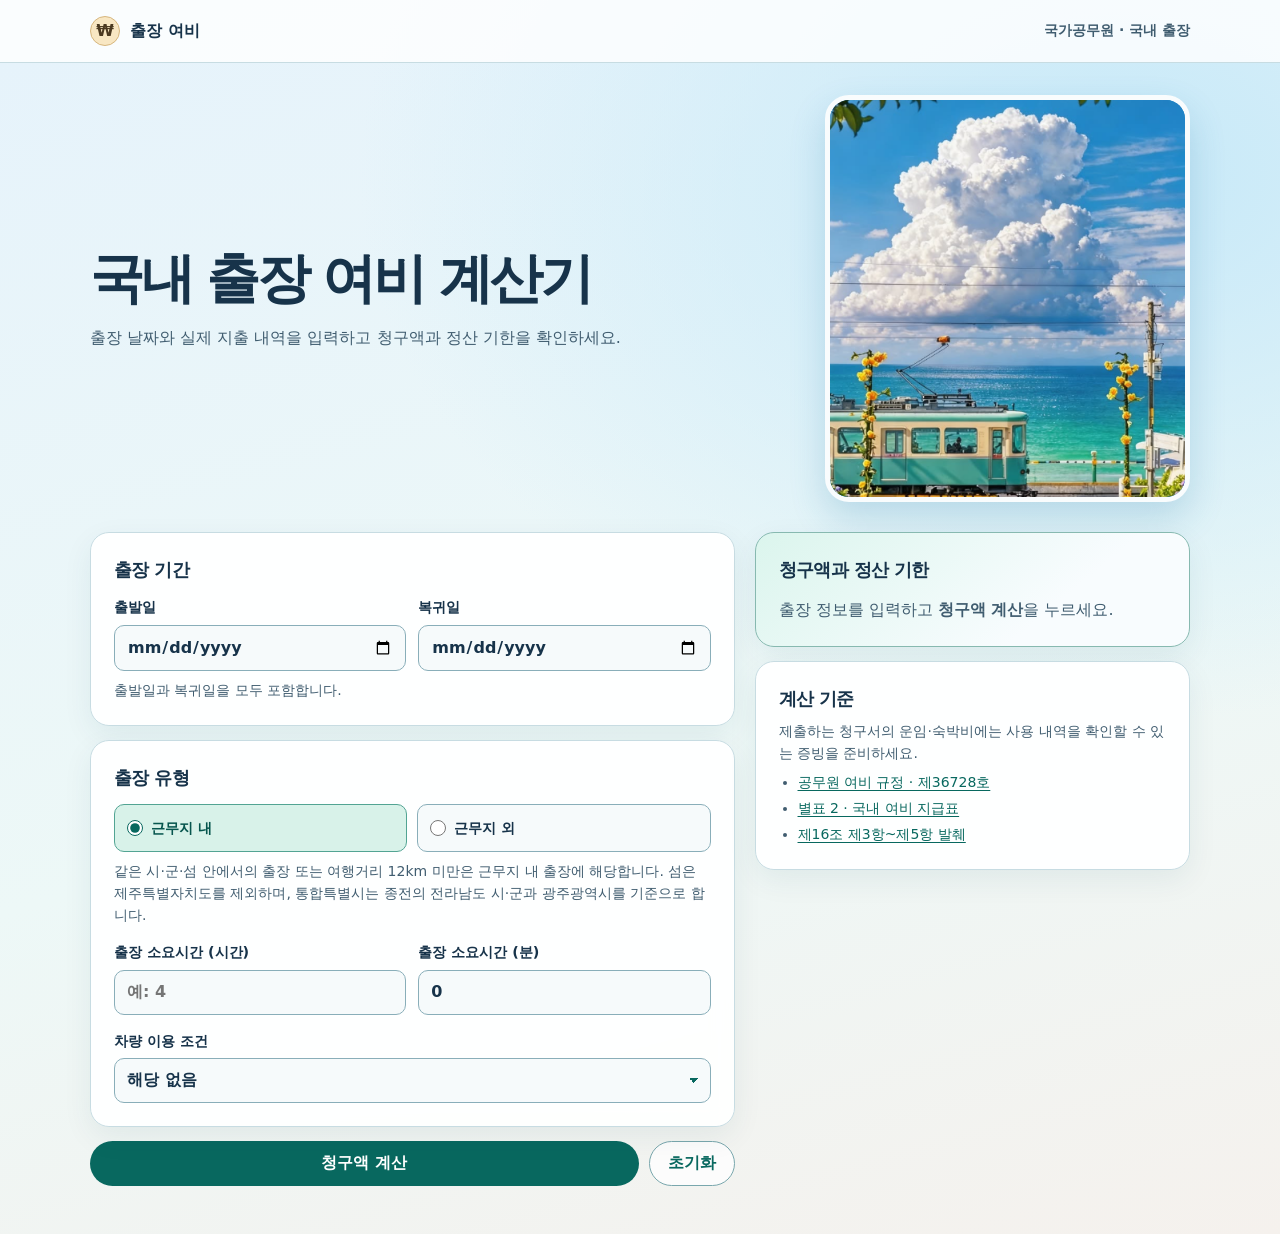
<file: index.html>
<!doctype html>
<html lang="ko">
<head>
  <meta charset="utf-8">
  <meta name="viewport" content="width=device-width, initial-scale=1">
  <title>국내 출장 여비 계산기</title>
  <link rel="stylesheet" href="style.css">
  <script defer src="calculator.js"></script>
  <script defer src="vendor/jszip.min.js"></script>
  <script defer src="excel-export.js"></script>
  <script defer src="app.js"></script>
</head>
<body>
  <header class="masthead">
    <div class="shell masthead-inner"><span class="mark" aria-hidden="true">₩</span><span>출장 여비</span><span class="edition">국가공무원 · 국내 출장</span></div>
  </header>
  <main class="shell">
    <div class="intro">
      <div class="intro-copy">
        <h1>국내 출장 여비 계산기</h1>
        <p>출장 날짜와 실제 지출 내역을 입력하고 청구액과 정산 기한을 확인하세요.</p>
      </div>
      <div class="coastal-scene" aria-hidden="true">
        <img src="assets/coastal-tram.png" width="475" height="712" alt="">
      </div>
    </div>
    <div class="workspace">
      <form id="trip-form" aria-label="출장 정보">
        <section class="card">
          <h2>출장 기간</h2>
          <div class="grid">
            <label>출발일<input id="departure" type="date" required></label>
            <label>복귀일<input id="return-date" type="date" required></label>
          </div>
          <p class="hint" id="date-hint" aria-live="polite">출발일과 복귀일을 모두 포함합니다.</p>
        </section>
        <section class="card">
          <fieldset>
            <legend>출장 유형</legend>
            <div class="types">
              <label><input type="radio" name="trip-type" value="local" checked><span>근무지 내</span></label>
              <label><input type="radio" name="trip-type" value="away"><span>근무지 외</span></label>
            </div>
          </fieldset>
          <p class="hint">같은 시·군·섬 안에서의 출장 또는 여행거리 12km 미만은 근무지 내 출장에 해당합니다. 섬은 제주특별자치도를 제외하며, 통합특별시는 종전의 전라남도 시·군과 광주광역시를 기준으로 합니다.</p>
          <fieldset id="local-fields" class="spaced">
            <div class="grid">
              <label>출장 소요시간 (시간)<input id="hours" type="number" min="0" step="1" placeholder="예: 4" required></label>
              <label>출장 소요시간 (분)<input id="minutes" type="number" min="0" max="59" step="1" value="0" required></label>
            </div>
            <label class="spaced">차량 이용 조건
              <select id="vehicle">
                <option value="none">해당 없음</option>
                <option value="official">공무용 차량 이용 등 1만 원 감액 대상</option>
                <option value="assigned">전용차량 배정자</option>
              </select>
            </label>
          </fieldset>
        </section>
        <fieldset id="away-fields" hidden disabled>
          <section class="card">
            <h2>운임</h2>
            <label>여비 지급 구분
              <select id="grade" required>
                <option value="">소속 기관에서 확인한 지급 구분 선택</option>
                <option value="1">제1호</option>
                <option value="2">제2호</option>
                <option value="actual">제1호 · 대통령 또는 국무총리</option>
              </select>
            </label>
            <p class="hint" id="grade-hint">제1호·제2호의 적용 대상은 규정 별표 1에 따릅니다.</p>
            <div id="fares" class="entries"></div>
            <button id="add-fare" class="secondary" type="button">+ 운임 추가</button>
          </section>
          <section class="card">
            <h2>숙박비</h2>
            <p class="hint">실제로 숙박한 밤별로 입력하세요. 선박·항공 이동 중의 숙박은 부득이하게 육지에 숙박한 경우에 포함합니다.</p>
            <div id="lodgings" class="entries"></div>
            <button id="add-lodging" class="secondary" type="button">+ 숙박 내역 추가</button>
          </section>
          <section class="card">
            <h2>일비·식비</h2>
            <p class="hint">기본액은 각각 하루 25,000원입니다. 예외가 있는 날만 아래에서 변경하세요.</p>
            <details id="daily-options">
              <summary>공무용 차량, 장기 체재, 선박·항공 식비 조건</summary>
              <div id="daily-fields" class="entries"></div>
            </details>
            <details id="mileage-options">
              <summary>공적 항공마일리지 추가 일비</summary>
              <p class="hint">항공운임을 절약했다면 기관 기준에 따라 확인한 추가 일비를 입력하세요. 절감액과 별표 2의 일비 50% 범위가 적용됩니다.</p>
              <div class="grid">
                <label>항공운임 절감액 (원)<input id="mileage-saved" type="number" min="0" step="1" value="0"></label>
                <label>기관 확인 추가 일비 (원)<input id="mileage-extra" type="number" min="0" step="1" value="0"></label>
              </div>
            </details>
            <fieldset id="actual-fields" class="grid spaced" disabled hidden>
              <label>일비 실지출 (원)<input id="actual-allowance" type="number" min="0" step="1" value="0"></label>
              <label>식비 실지출 (원)<input id="actual-meals" type="number" min="0" step="1" value="0"></label>
            </fieldset>
          </section>
          <details class="card" id="adjustment-options">
            <summary>기관에서 확인한 여비 차감액</summary>
            <label class="spaced">차감액 (원)<input id="deduction" type="number" min="0" step="1" value="0"></label>
            <p class="hint">제28조에 따라 기관에서 확인한 감액이나 외국정부·국제기구 등의 지원액을 입력합니다.</p>
          </details>
        </fieldset>
        <div class="actions">
          <button class="primary" type="submit">청구액 계산</button>
          <button class="secondary" type="reset">초기화</button>
        </div>
        <p id="error" class="error" role="alert" hidden></p>
      </form>
      <aside class="results" aria-labelledby="result-heading">
        <div class="result-card">
          <p class="print-title">국내 출장 여비 계산 결과</p>
          <h2 id="result-heading" tabindex="-1">청구액과 정산 기한</h2>
          <div id="result" aria-live="polite">
            <p class="empty">출장 정보를 입력하고 <strong>청구액 계산</strong>을 누르세요.</p>
          </div>
          <div id="result-actions" hidden>
            <button id="print-result" class="secondary" type="button">결과 인쇄</button>
            <button id="export-result" class="secondary" type="button">엑셀로 저장</button>
          </div>
          <p id="export-error" class="error" role="alert" hidden></p>
        </div>
        <div class="source-card">
          <h2>계산 기준</h2>
          <p>제출하는 청구서의 운임·숙박비에는 사용 내역을 확인할 수 있는 증빙을 준비하세요.</p>
          <ul>
            <li><a href="../pdf/공무원 여비 규정(대통령령)(제36728호)(20261002).pdf">공무원 여비 규정 · 제36728호</a></li>
            <li><a href="../pdf/%5B별표%202%5D%20국내%20여비%20지급표(제10조부터%20제13조까지%20및%20제16조제1항%20관련)(공무원%20여비%20규정).pdf">별표 2 · 국내 여비 지급표</a></li>
            <li><a href="../pdf/공무원여비규정_제3항부터제5항.pdf">제16조 제3항~제5항 발췌</a></li>
          </ul>
        </div>
      </aside>
    </div>
  </main>
</body>
</html>
</file>
<file: style.css>
:root {
  color-scheme: light;
  font-family: "Malgun Gothic", "Apple SD Gothic Neo", system-ui, sans-serif;
  color: #17334a;
  background: #ecf6f6;
  --ink: #17334a;
  --muted: #405d70;
  --teal: #08685f;
  --line: #c7dce2;
  --panel: rgb(255 255 255 / .93);
  --field: #f6fafb;
}

*, *::before, *::after { box-sizing: border-box; }
[hidden] { display: none !important; }
body {
  position: relative;
  isolation: isolate;
  margin: 0;
  min-width: 280px;
  min-height: 100vh;
  line-height: 1.55;
  background: radial-gradient(ellipse 48rem 34rem at 88% 11rem, #c7e9f8, transparent),
    linear-gradient(165deg, #e6f3fb 4%, #edf8f7 58%, #f5f1ed 100%);
}
.coastal-scene {
  width: min(100%, 365px);
  aspect-ratio: 475 / 530;
  justify-self: end;
  overflow: hidden;
  border: 5px solid #f9fcfd;
  border-radius: 24px;
  background: #2288c8;
  box-shadow: 0 16px 36px rgb(26 115 167 / .2);
}
.coastal-scene img {
  display: block;
  width: 107%;
  height: auto;
  transform: translate(-5%, -7%);
}
button, input, select { font: inherit; }
button, summary, select { cursor: pointer; }
a { color: var(--teal); text-underline-offset: 0.2em; }
:focus-visible { outline: 2px solid #1a73a7; outline-offset: 3px; }
.shell { width: min(1100px, calc(100% - 48px)); margin-inline: auto; }
.masthead { background: rgb(255 255 255 / .82); border-bottom: 1px solid var(--line); }
.masthead-inner { min-height: 62px; display: flex; align-items: center; gap: 10px; font-weight: 800; }
.mark { width: 30px; height: 30px; display: grid; place-items: center; border: 1px solid #d6b67e; border-radius: 50%; color: #4b3a21; background: #f8e7c3; }
.edition { margin-left: auto; color: var(--muted); font-size: .875rem; font-weight: 600; }
.intro {
  display: grid;
  grid-template-columns: minmax(0, 1.3fr) minmax(0, 1fr);
  align-items: center;
  gap: 28px;
  padding: 32px 0 30px;
}
h1, h2, p { margin: 0; }
h1 { font-size: clamp(1.85rem, 4.2vw, 3.4rem); line-height: 1.22; letter-spacing: -.065em; word-break: keep-all; }
.intro p { max-width: 35rem; margin-top: 14px; color: var(--muted); word-break: keep-all; }
.workspace { display: grid; grid-template-columns: minmax(0, 1.48fr) minmax(0, 1fr); gap: 20px; align-items: start; padding-bottom: 48px; }
form, .results { min-width: 0; }
.card, .source-card, .result-card {
  border: 1px solid var(--line);
  border-radius: 19px;
  padding: 23px;
  background: var(--panel);
  box-shadow: 0 10px 30px rgb(19 74 92 / .07);
  backdrop-filter: blur(10px);
}
.card + .card, #away-fields, .source-card { margin-top: 14px; }
h2, legend { font-size: 1.13rem; font-weight: 800; letter-spacing: -.035em; }
.card h2, fieldset legend { margin-bottom: 12px; }
fieldset { min-width: 0; border: 0; margin: 0; padding: 0; }
legend { padding: 0; }
.grid { display: grid; grid-template-columns: repeat(2, minmax(0, 1fr)); gap: 12px; }
label { display: grid; gap: 6px; font-size: .9rem; font-weight: 700; }
input:not([type=radio], [type=checkbox]), select {
  min-width: 0; width: 100%; min-height: 44px; padding: 9px 12px; border: 1px solid #89aeb9;
  border-radius: 10px; color: var(--ink); background: var(--field); font-size: 1rem;
}
select {
  appearance: none;
  padding-right: 33px;
  background-image: linear-gradient(45deg, transparent 50%, var(--teal) 50%), linear-gradient(135deg, var(--teal) 50%, transparent 50%);
  background-position: right 16px center, right 11px center;
  background-size: 5px 5px;
  background-repeat: no-repeat;
}
input:disabled { opacity: .6; }
input[type=radio], input[type=checkbox] { accent-color: var(--teal); width: 1rem; height: 1rem; margin: 0; flex-shrink: 0; }
.hint { margin-top: 9px; color: var(--muted); font-size: .875rem; }
.types { display: grid; grid-template-columns: repeat(2, minmax(0, 1fr)); gap: 10px; }
.types label, .check { display: flex; align-items: center; gap: 8px; cursor: pointer; }
.types label { border: 1px solid #89aeb9; padding: 12px; border-radius: 10px; background: var(--field); }
.types label:has(:checked) { background: #d8f2e9; border-color: #52a493; color: #07564e; }
.spaced { margin-top: 15px; }
.entries:not(:empty) { display: grid; gap: 10px; margin: 12px 0; }
.entry { padding: 12px; border: 1px solid var(--line); background: #edf7f7; border-radius: 10px; }
.entry .check, .entry .remove, .overlap { margin-top: 10px; }
.daily label + label { margin-top: 8px; }
.daily legend { padding-inline: 4px; margin-bottom: 0; font-size: .95rem; }
details { margin-top: 12px; }
summary { min-height: 30px; font-weight: 700; font-size: .95rem; }
details > .grid { margin-top: 8px; }
.card .secondary { margin-top: 9px; }
.actions { display: flex; flex-wrap: wrap; gap: 10px; margin-top: 14px; }
button { min-height: 45px; padding: 8px 18px; border: 1px solid transparent; border-radius: 999px; font-weight: 700; }
.primary { background: var(--teal); color: #fff; flex: 1; }
.primary:hover { background: #07554e; }
.secondary, .remove { background: rgb(255 255 255 / .78); color: var(--teal); border-color: #79a7ad; }
.secondary:hover, .remove:hover { background: #e1f4ed; }
button:disabled { opacity: .6; cursor: wait; }
.remove { min-height: 34px; padding: 4px 10px; font-size: .875rem; }
.error { background: #fff1ef; color: #862d2d; border-radius: 9px; padding: 10px 12px; margin-top: 10px; }
.result-card { background: linear-gradient(140deg, #dbf5ed, #f8fcfe 68%); border-color: #87b9b0; scroll-margin: 15px; }
.result-card h2 { margin-bottom: 14px; }
#result-actions { display: flex; flex-wrap: wrap; gap: 8px; margin-top: 16px; }
.print-title { display: none; }
.empty, .trip-summary, .result-note { color: var(--muted); }
.total { display: grid; gap: 1px; color: var(--muted); }
.total strong { font-size: clamp(2rem, 4vw, 3rem); letter-spacing: -.04em; overflow-wrap: anywhere; color: var(--teal); }
.trip-summary, .result-note { margin-top: 5px; font-size: .875rem; }
dl { border-block: 1px solid #a9c6cf; padding: 10px 0; margin: 16px 0; }
dl div { display: grid; grid-template-columns: minmax(0, 1fr) auto; gap: 10px; padding: 4px 0; }
dt { color: var(--muted); }
dd { margin: 0; font-weight: 700; }
.deadlines { display: grid; gap: 10px; }
.deadlines p { background: #e6f2f7; border: 1px solid #bed8e2; border-radius: 10px; padding: 10px 12px; font-size: .9rem; }
.deadlines strong { display: block; margin-top: 2px; }
.result-note { margin-top: 12px; }
.source-card p, .source-card ul { color: var(--muted); font-size: .875rem; margin: 8px 0 0; }
.source-card ul { padding-left: 19px; }
.source-card li + li { margin-top: 4px; }
@media (max-width: 760px) {
  .shell { width: calc(100% - 30px); }
  .workspace { grid-template-columns: minmax(0, 1fr); }
  .intro { grid-template-columns: minmax(0, 1fr); gap: 20px; padding: 26px 0; }
  .coastal-scene { justify-self: start; width: min(100%, 245px); border-radius: 19px; }
}
@media (max-width: 410px) {
  .card, .source-card, .result-card { padding: 16px; }
  .grid { grid-template-columns: minmax(0, 1fr); }
}

@page { size: A4; margin: 18mm; }

@media print {
  :root { color-scheme: light; background: #fff; color: #111; }
  body { background: none; }
  .masthead, .intro, #trip-form, .source-card, #result-actions, #export-error { display: none; }
  .shell { width: auto; }
  .workspace { display: block; padding-bottom: 0; }
  .result-card { background: none; color: inherit; border: 0; border-radius: 0; padding: 0; box-shadow: none; backdrop-filter: none; }
  .print-title { display: block; font-size: 1.65rem; font-weight: 800; margin-bottom: 12px; }
  .result-card h2:focus { outline: none; }
  .result-card .empty, .total, .total strong, .trip-summary, .result-note, dt { color: inherit; }
  dl { border-color: #aaa; }
  dl div, .deadlines p { break-inside: avoid; }
  .deadlines p { background: none; border: 1px solid #aaa; }
}
</file>
